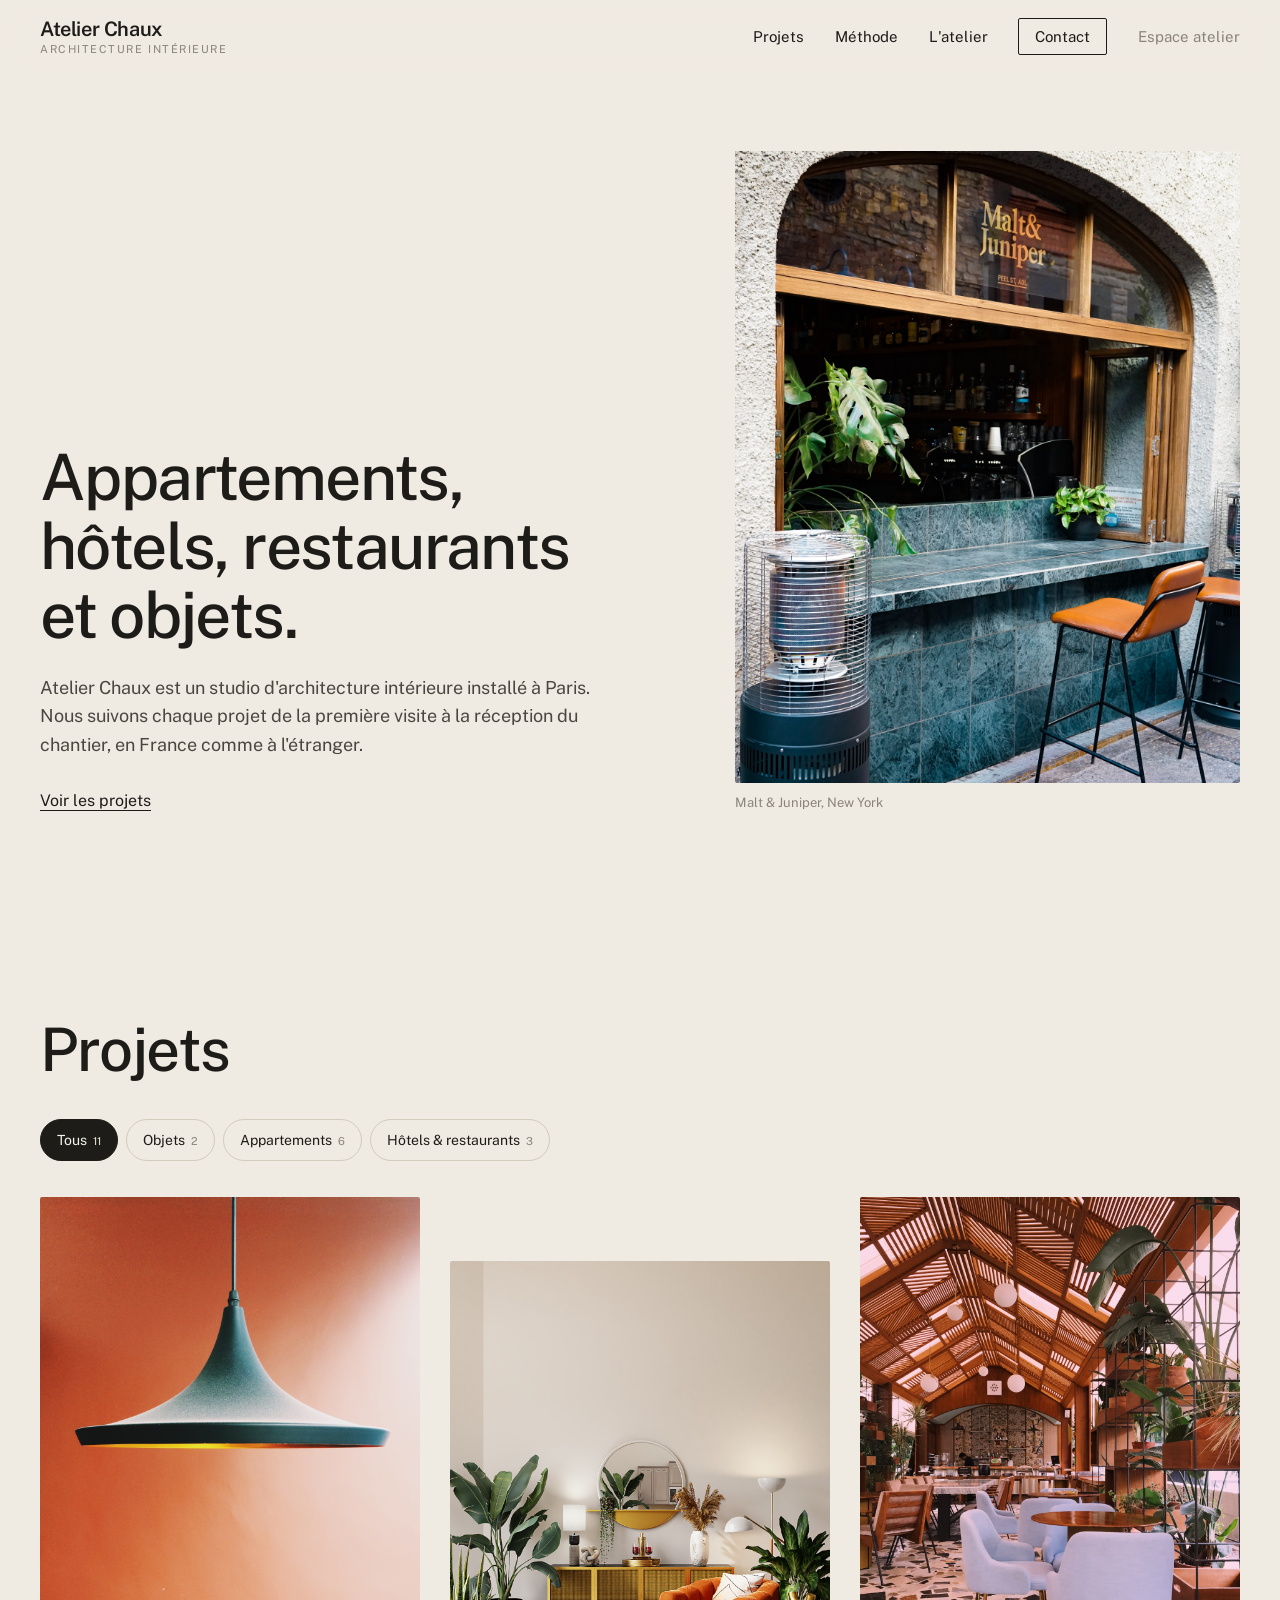
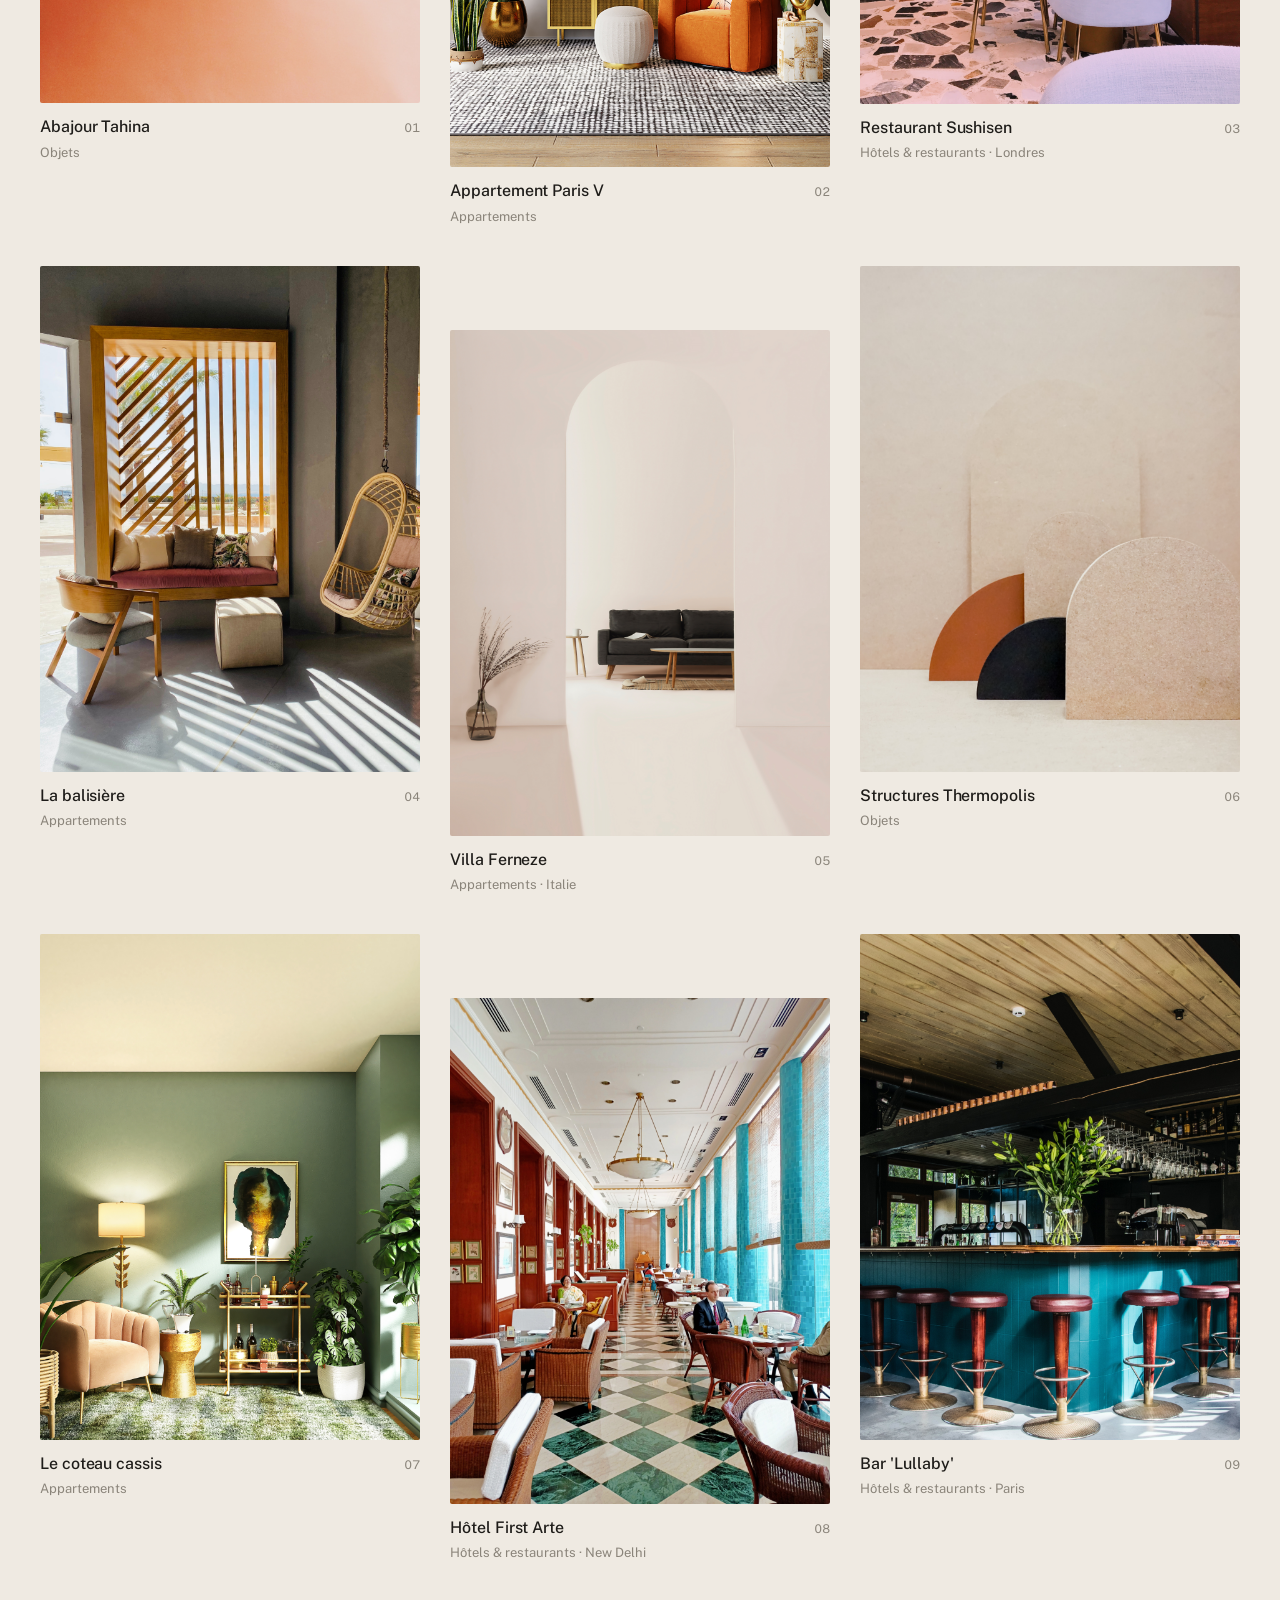
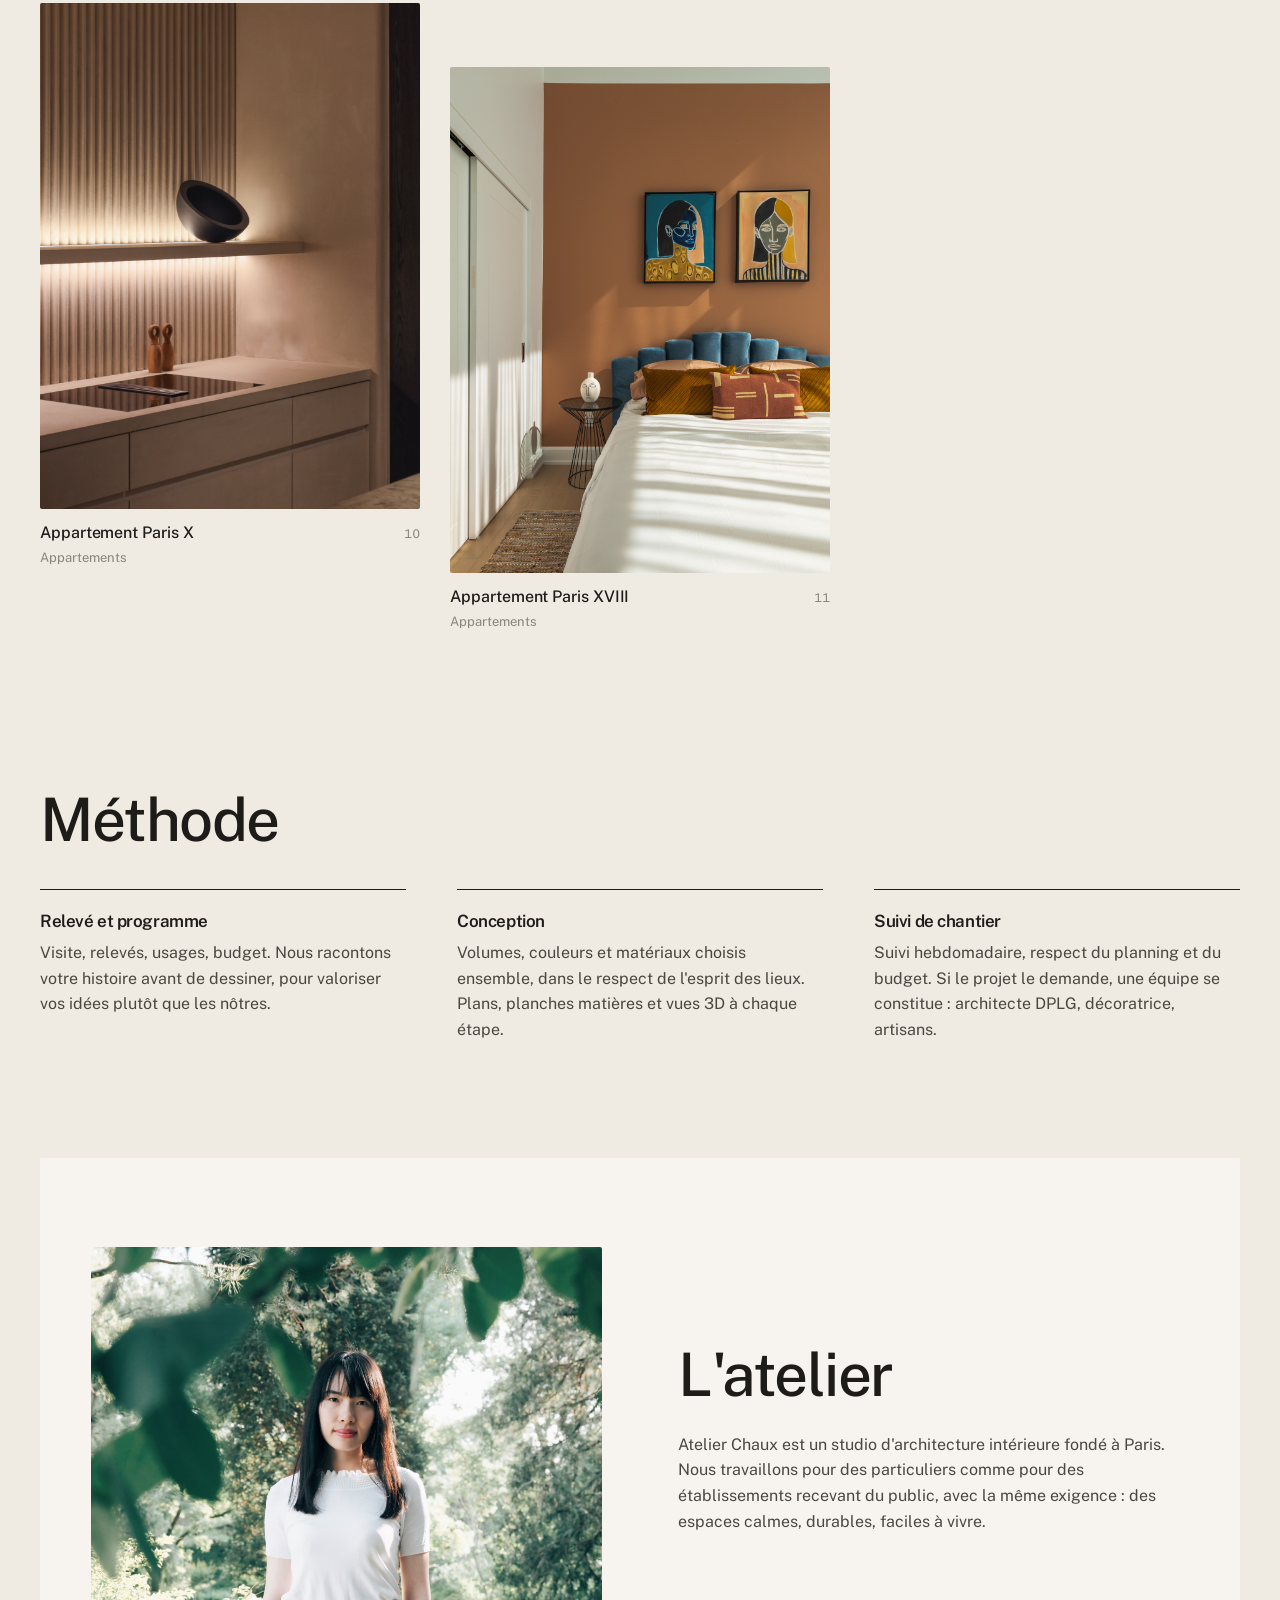
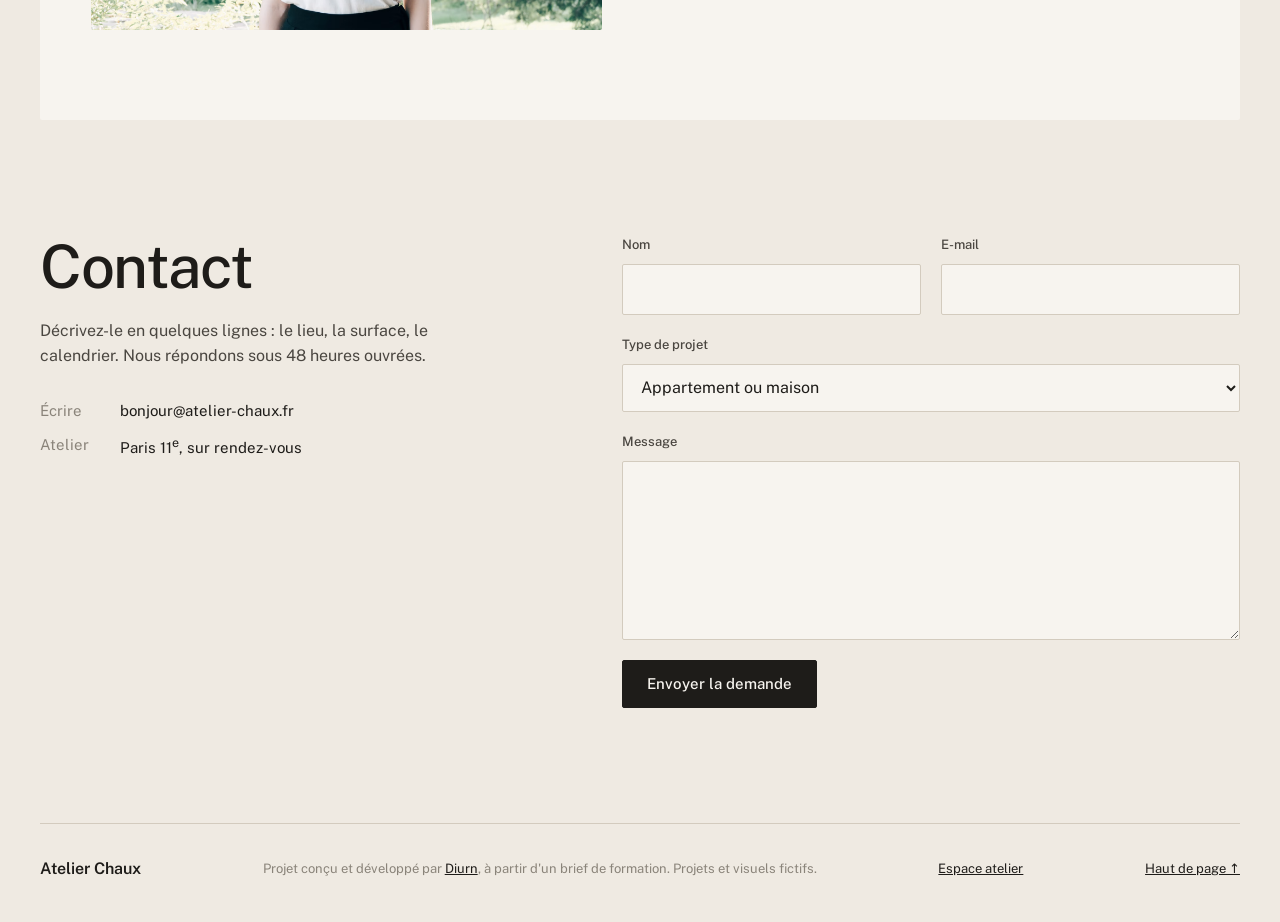
<file: index.html>
<!DOCTYPE html>
<html lang="fr">
<head>
  <meta charset="UTF-8">
  <meta name="viewport" content="width=device-width, initial-scale=1.0">
  <title>Atelier Chaux · Architecture intérieure</title>
  <meta name="description" content="Atelier Chaux conçoit et rénove appartements, hôtels, restaurants et objets. Matières naturelles, lumière et suivi de chantier, de l'esquisse à la livraison.">
  <meta name="theme-color" content="#EFEAE2">
  <meta property="og:title" content="Atelier Chaux · Architecture intérieure">
  <meta property="og:description" content="Appartements, hôtels, restaurants et objets : des lieux pensés par la matière et la lumière.">
  <meta property="og:image" content="./assets/images/Malt-Juniper-New-York.jpg">
  <link rel="preconnect" href="https://fonts.googleapis.com">
  <link rel="preconnect" href="https://fonts.gstatic.com" crossorigin>
  <link href="https://fonts.googleapis.com/css2?family=Public+Sans:wght@400;500;600&display=swap" rel="stylesheet">
  <link rel="stylesheet" href="./index/index.css">
</head>
<body>
  <a class="skip-link" href="#projets">Aller aux projets</a>

  <!-- Barre d'administration (visible une fois connecté) -->
  <div class="admin-bar" id="adminBar" hidden>
    <p><span class="admin-bar__dot" aria-hidden="true"></span> Mode édition</p>
    <div class="admin-bar__actions">
      <button type="button" class="admin-bar__btn" id="openManager">Gérer les projets</button>
      <button type="button" class="admin-bar__link" id="logoutBtn">Se déconnecter</button>
    </div>
  </div>

  <header class="site-header" id="top">
    <a class="brand" href="./index.html" aria-label="Atelier Chaux, accueil">
      <span class="brand__name">Atelier Chaux</span>
      <span class="brand__tag">Architecture intérieure</span>
    </a>
    <nav class="site-nav" aria-label="Navigation principale">
      <ul>
        <li><a href="#projets">Projets</a></li>
        <li><a href="#approche">Méthode</a></li>
        <li><a href="#atelier">L'atelier</a></li>
        <li><a href="#contact" class="site-nav__cta">Contact</a></li>
        <li id="loginNav"><a href="./login/login.html" class="site-nav__muted">Espace atelier</a></li>
      </ul>
    </nav>
  </header>

  <main>
    <!-- Ouverture -->
    <section class="hero" aria-labelledby="heroTitle">
      <div class="hero__text">
        <h1 id="heroTitle">Appartements, hôtels, restaurants et objets.</h1>
        <p class="hero__lead">Atelier Chaux est un studio d'architecture intérieure installé à Paris. Nous suivons chaque projet de la première visite à la réception du chantier, en France comme à l'étranger.</p>
        <p class="hero__actions"><a class="text-link" href="#projets">Voir les projets</a></p>
      </div>
      <figure class="hero__media">
        <img src="./assets/images/Malt-Juniper-New-York.jpg" alt="Bar Malt &amp; Juniper à New York : banquette, bois sombre et lumière tamisée" width="2732" height="4096" fetchpriority="high">
        <figcaption>Malt &amp; Juniper, New York</figcaption>
      </figure>
    </section>

    <!-- Projets -->
    <section class="projects" id="projets" aria-labelledby="projectsTitle">
      <div class="section-head">
        <h2 id="projectsTitle">Projets</h2>
      </div>
      <div class="filters" id="filters" role="toolbar" aria-label="Filtrer les projets par type"></div>
      <p class="gallery-status" id="galleryStatus" role="status" aria-live="polite"></p>
      <ul class="gallery" id="gallery" aria-busy="true">
        <!-- Squelettes affichés pendant le chargement -->
        <li class="card card--skeleton" aria-hidden="true"></li>
        <li class="card card--skeleton" aria-hidden="true"></li>
        <li class="card card--skeleton" aria-hidden="true"></li>
      </ul>
    </section>

    <!-- Approche -->
    <section class="approach" id="approche" aria-labelledby="approachTitle">
      <div class="section-head">
        <h2 id="approachTitle">Méthode</h2>
      </div>
      <ol class="steps">
        <li>
          <h3>Relevé et programme</h3>
          <p>Visite, relevés, usages, budget. Nous racontons votre histoire avant de dessiner, pour valoriser vos idées plutôt que les nôtres.</p>
        </li>
        <li>
          <h3>Conception</h3>
          <p>Volumes, couleurs et matériaux choisis ensemble, dans le respect de l'esprit des lieux. Plans, planches matières et vues 3D à chaque étape.</p>
        </li>
        <li>
          <h3>Suivi de chantier</h3>
          <p>Suivi hebdomadaire, respect du planning et du budget. Si le projet le demande, une équipe se constitue : architecte DPLG, décoratrice, artisans.</p>
        </li>
      </ol>
    </section>

    <!-- L'atelier -->
    <section class="studio" id="atelier" aria-labelledby="studioTitle">
      <figure class="studio__media">
        <img src="./assets/images/sophie-bluel.png" alt="Portrait de la fondatrice de l'atelier" width="948" height="710" loading="lazy">
      </figure>
      <div class="studio__text">
        <h2 id="studioTitle">L'atelier</h2>
        <p>Atelier Chaux est un studio d'architecture intérieure fondé à Paris. Nous travaillons pour des particuliers comme pour des établissements recevant du public, avec la même exigence : des espaces calmes, durables, faciles à vivre.</p>
              </div>
    </section>

    <!-- Contact -->
    <section class="contact" id="contact" aria-labelledby="contactTitle">
      <div class="contact__intro">
        <h2 id="contactTitle">Contact</h2>
        <p>Décrivez-le en quelques lignes : le lieu, la surface, le calendrier. Nous répondons sous 48&nbsp;heures ouvrées.</p>
        <ul class="contact__details">
          <li><span>Écrire</span> <b>bonjour@atelier-chaux.fr</b></li>
          <li><span>Atelier</span> <b>Paris 11<sup>e</sup>, sur rendez-vous</b></li>
        </ul>
      </div>
      <form class="contact__form" id="contactForm" novalidate>
        <div class="field">
          <label for="name">Nom</label>
          <input type="text" name="name" id="name" autocomplete="name" required>
        </div>
        <div class="field">
          <label for="email">E-mail</label>
          <input type="email" name="email" id="email" autocomplete="email" required>
        </div>
        <div class="field">
          <label for="projectType">Type de projet</label>
          <select name="projectType" id="projectType">
            <option>Appartement ou maison</option>
            <option>Hôtel ou restaurant</option>
            <option>Objet ou mobilier</option>
            <option>Autre</option>
          </select>
        </div>
        <div class="field field--full">
          <label for="message">Message</label>
          <textarea name="message" id="message" rows="6" required></textarea>
        </div>
        <p class="form-msg" id="contactMsg" role="status" aria-live="polite"></p>
        <button type="submit" class="btn btn--dark">Envoyer la demande</button>
      </form>
    </section>
  </main>

  <footer class="site-footer">
    <p class="site-footer__brand">Atelier Chaux</p>
    <p>Projet conçu et développé par <a href="https://diurnstudio.fr">Diurn</a>, à partir d'un brief de formation. Projets et visuels fictifs.</p>
    <a href="./login/login.html">Espace atelier</a>
    <a href="#top">Haut de page ↑</a>
  </footer>

  <!-- Fiche projet -->
  <dialog class="viewer" id="viewer" aria-labelledby="viewerTitle">
    <button type="button" class="icon-btn viewer__close" data-close aria-label="Fermer">✕</button>
    <div class="viewer__layout">
      <img class="viewer__img" id="viewerImg" alt="">
      <div class="viewer__info">
        <p class="eyebrow" id="viewerCat"></p>
        <h2 id="viewerTitle"></h2>
        <p class="viewer__place" id="viewerPlace"></p>
        <p class="viewer__count" id="viewerCount"></p>
        <div class="viewer__nav">
          <button type="button" class="btn btn--line" id="viewerPrev">← Précédent</button>
          <button type="button" class="btn btn--line" id="viewerNext">Suivant →</button>
        </div>
      </div>
    </div>
  </dialog>

  <!-- Gestion des projets (administration) -->
  <dialog class="manager" id="manager" aria-labelledby="managerTitle">
    <header class="manager__head">
      <button type="button" class="icon-btn" id="managerBack" aria-label="Retour à la liste" hidden>←</button>
      <h2 id="managerTitle">Projets publiés</h2>
      <button type="button" class="icon-btn" data-close aria-label="Fermer">✕</button>
    </header>

    <!-- Vue liste -->
    <div class="manager__view" id="managerList">
      <p class="manager__hint">Survolez une vignette puis cliquez sur la corbeille pour retirer un projet du site.</p>
      <ul class="manager__grid" id="managerGrid"></ul>
      <p class="form-msg" id="managerMsg" role="status" aria-live="polite"></p>
      <button type="button" class="btn btn--dark btn--block" id="managerAdd">Ajouter un projet</button>
    </div>

    <!-- Vue ajout -->
    <form class="manager__view" id="addWorkForm" hidden novalidate>
      <label class="dropzone" id="dropzone" for="fileInput">
        <input type="file" id="fileInput" accept="image/png, image/jpeg">
        <img class="dropzone__preview" id="dropzonePreview" alt="" hidden>
        <span class="dropzone__empty" id="dropzoneEmpty">
          <img src="./assets/icons/pictures.svg" alt="" width="56" height="56">
          <strong>Déposez une image ici</strong>
          <span>ou cliquez pour parcourir · JPG ou PNG, 4&nbsp;Mo max</span>
        </span>
      </label>
      <div class="field">
        <label for="workTitle">Titre du projet</label>
        <input type="text" id="workTitle" placeholder="Ex. Appartement Paris XI" required>
      </div>
      <div class="field">
        <label for="workCategory">Type</label>
        <select id="workCategory" required>
          <option value="">Choisir un type</option>
        </select>
      </div>
      <p class="form-msg" id="formMsg" role="status" aria-live="polite"></p>
      <button type="submit" class="btn btn--dark btn--block" id="submitBtn" disabled>Publier le projet</button>
    </form>

    <!-- Confirmation de suppression -->
    <div class="manager__view manager__confirm" id="managerConfirm" hidden>
      <img id="confirmImage" alt="">
      <p>Retirer <strong id="confirmTitle"></strong> du site&nbsp;?</p>
      <p class="manager__hint">Le projet disparaîtra de la galerie publique.</p>
      <div class="manager__confirm-actions">
        <button type="button" class="btn btn--line" id="confirmCancel">Annuler</button>
        <button type="button" class="btn btn--danger" id="confirmDelete">Retirer</button>
      </div>
    </div>
  </dialog>

  <div class="toast" id="toast" role="status" aria-live="polite"></div>

  <script src="./demo/demo-api.js"></script>
  <script src="./index/index.js"></script>
</body>
</html>
</file>
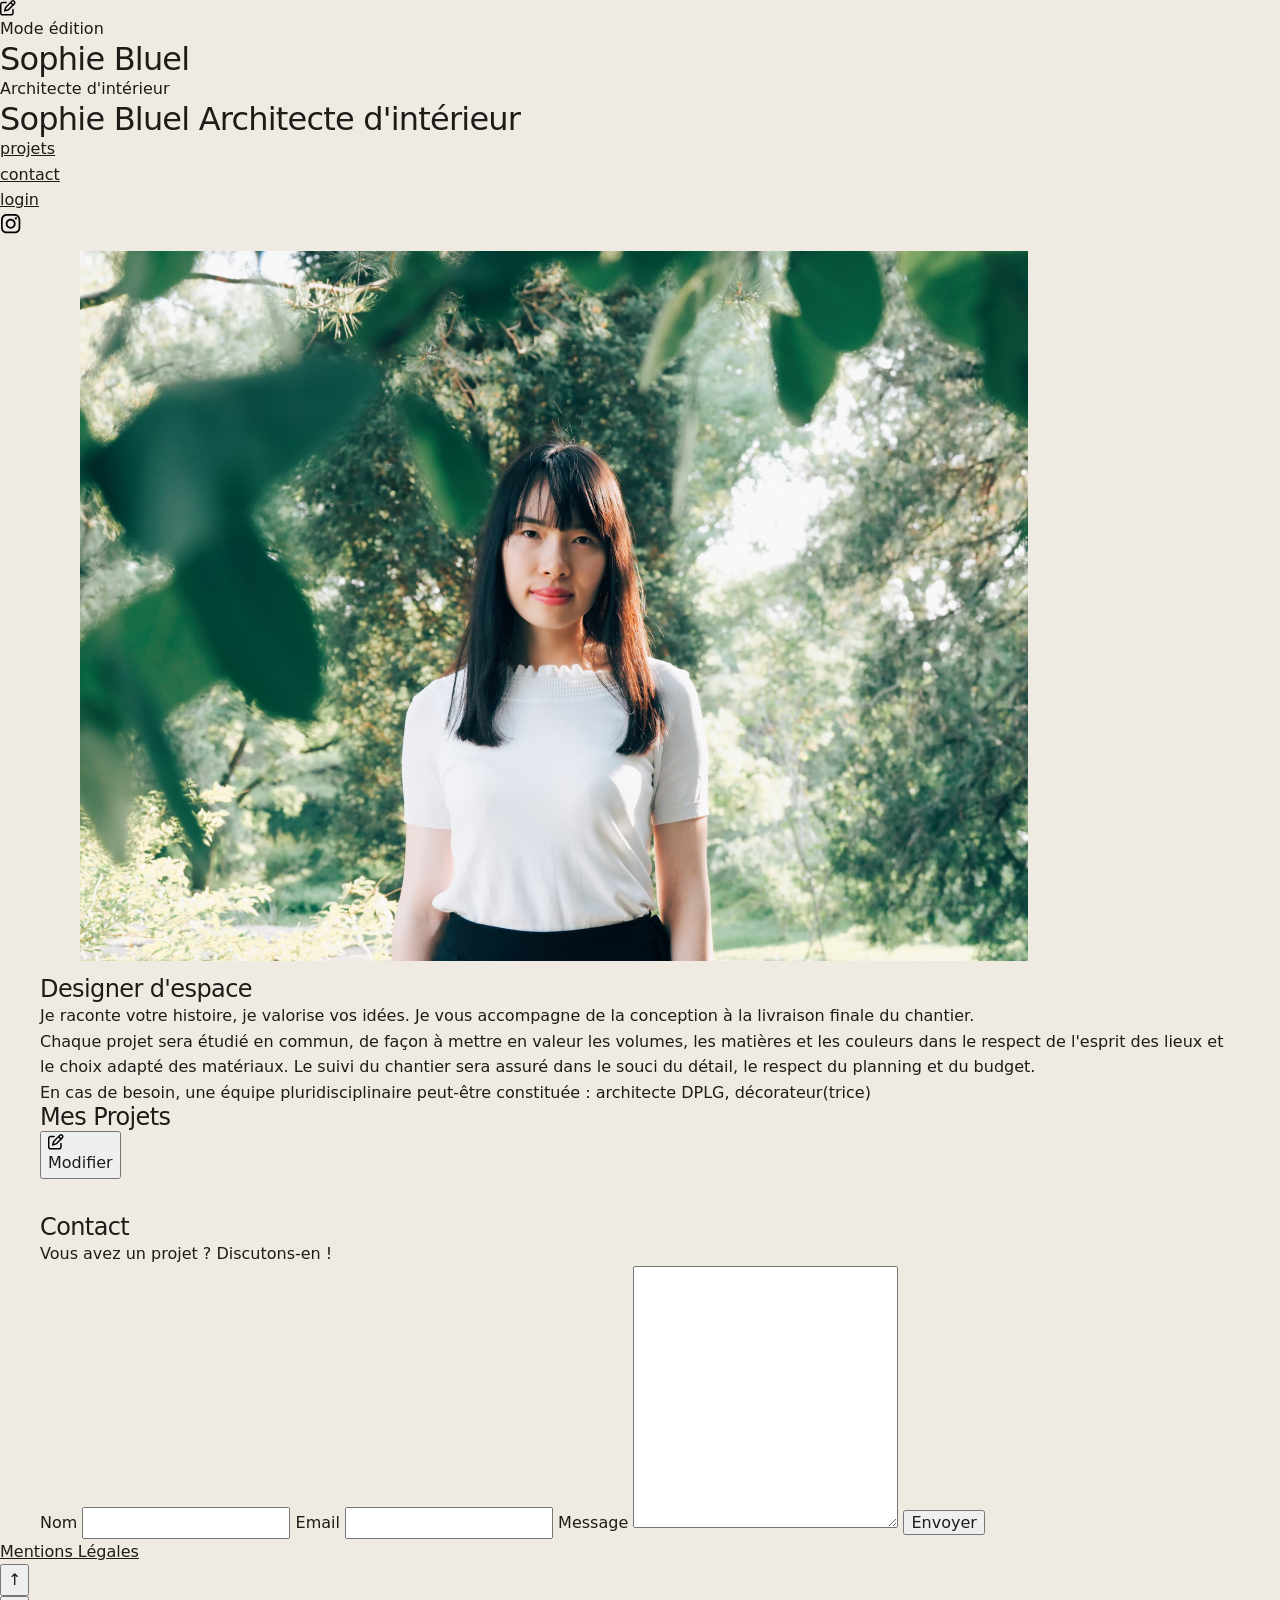
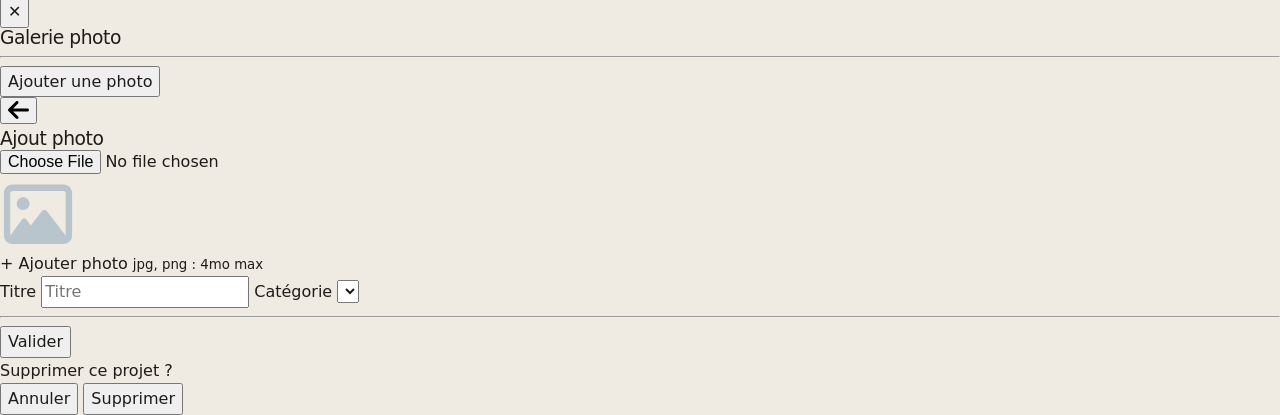
<file: index/index.html>
<!DOCTYPE html>
<html lang="fr">
<head>
  <meta charset="UTF-8">
  <title>Sophie Bluel - Architecte d'intérieur</title>
  <meta name="viewport" content="width=device-width, initial-scale=1.0">
  <link rel="preconnect" href="https://fonts.googleapis.com">
  <link rel="preconnect" href="https://fonts.gstatic.com" crossorigin>
  <link href="https://fonts.googleapis.com/css2?family=Syne:wght@700;800&family=Work+Sans:wght@400;500&display=swap" rel="stylesheet">
  <meta name="description" content="">
  <link rel="stylesheet" href="./index.css">
</head>
<body>

  <!-- Bandeau mode édition -->
  <div class="edit-banner" id="editBanner">
    <p><img src="../assets/icons/edit.svg" alt="édition"> Mode édition</p>
  </div>

  <!-- Écran de chargement -->
  <div class="loader">
    <div class="loader__content">
      <h1 class="loader__title">Sophie Bluel</h1>
      <span class="loader__subtitle">Architecte d'intérieur</span>
    </div>
  </div>

  <header>
    <h1>Sophie Bluel <span>Architecte d'intérieur</span></h1>
    <nav>
      <ul>
        <li><a href="#portfolio">projets</a></li>
        <li><a href="#contact">contact</a></li>
        <li id="loginNav"><a href="../login/login.html">login</a></li>
        <li><a href="#"><img src="../assets/icons/instagram.svg" alt="Instagram"></a></li>
      </ul>
    </nav>
  </header>

  <main>
    <section id="introduction">
      <figure>
        <img src="../assets/images/sophie-bluel.png" alt="Sophie Bluel">
      </figure>
      <article>
        <h2>Designer d'espace</h2>
        <p>Je raconte votre histoire, je valorise vos idées. Je vous accompagne de la conception à la livraison finale du chantier.</p>
        <p>Chaque projet sera étudié en commun, de façon à mettre en valeur les volumes, les matières et les couleurs dans le respect de l'esprit des lieux et le choix adapté des matériaux. Le suivi du chantier sera assuré dans le souci du détail, le respect du planning et du budget.</p>
        <p>En cas de besoin, une équipe pluridisciplinaire peut-être constituée : architecte DPLG, décorateur(trice)</p>
      </article>
    </section>

    <section id="portfolio">
      <div class="portfolio__header">
        <h2>Mes Projets</h2>
        <button class="edit-button" id="editButton">
          <img src="../assets/icons/edit.svg" alt="modifier"> Modifier
        </button>
      </div>
      <p class="gallery-error" id="galleryError"></p>
      <div class="filters" id="filters"></div>
      <div class="gallery"></div>
    </section>

    <section id="contact">
      <h2>Contact</h2>
      <p>Vous avez un projet ? Discutons-en !</p>
      <form id="contactForm">
        <label for="name">Nom</label>
        <input type="text" name="name" id="name">
        <label for="email">Email</label>
        <input type="email" name="email" id="email">
        <label for="message">Message</label>
        <textarea name="message" id="message" cols="30" rows="10"></textarea>
        <input type="submit" value="Envoyer" id="contactSubmit">
      </form>
    </section>
  </main>

  <footer>
    <nav>
      <ul>
        <li><a href="#">Mentions Légales</a></li>
      </ul>
    </nav>
  </footer>

  <!-- Retour en haut de page -->
  <button class="back-to-top" id="backToTop" aria-label="Retour en haut">↑</button>

  <!-- Modale -->
  <div class="modal" id="modal">
    <div class="modal__overlay"></div>
    <div class="modal__container">

      <!-- Bouton de fermeture -->
      <button class="modal__close" id="modalClose">✕</button>

      <!-- Vue 1 — Galerie -->
      <div class="modal__gallery" id="modalGallery">
        <h3>Galerie photo</h3>
        <p class="modal__error" id="modalError"></p>
        <div class="modal__grid" id="modalGrid"></div>
        <hr class="modal__separator">
        <button class="modal__add-btn" id="modalAddBtn">Ajouter une photo</button>
        <p class="modal__success" id="modalSuccess"></p>
      </div>

 <div class="modal__form" id="modalForm">
  <button class="modal__back" id="modalBack"><img src="../assets/icons/arrow-left.svg" alt="retour"></button>
  <h3>Ajout photo</h3>

  <form id="addWorkForm">
    <!-- Zone de téléversement -->
    <div class="modal__upload" id="modalUpload">
  <input type="file" id="fileInput" accept="image/*">
  <img src="../assets/icons/pictures.svg" alt="image">
  <label for="fileInput" class="upload__btn">+ Ajouter photo</label>
  <small>jpg, png : 4mo max</small>
</div>

    <!-- Titre -->
    <label for="workTitle">Titre</label>
    <input type="text" id="workTitle" placeholder="Titre" required>

    <!-- Catégorie -->
    <label for="workCategory">Catégorie</label>
    <select id="workCategory" required>
      <option value=""></option>
    </select>

    <!-- Message d'erreur -->
    <p class="form-error" id="formError"></p>

    <!-- Message de succès -->
    <p class="modal__success" id="formSuccess"></p>

    <!-- Séparateur -->
    <hr class="modal__separator">

    <!-- Bouton valider -->
    <button type="submit" id="submitBtn">Valider</button>
  </form>
</div>

      <!-- Confirmation de suppression -->
      <div class="modal__confirm" id="modalConfirm">
        <img class="modal__confirm-image" id="confirmImage" alt="">
        <p>Supprimer ce projet ?</p>
        <p class="modal__confirm-title" id="confirmTitle"></p>
        <div class="modal__confirm-actions">
          <button type="button" class="modal__confirm-cancel" id="confirmCancel">Annuler</button>
          <button type="button" class="modal__confirm-delete" id="confirmDelete">Supprimer</button>
        </div>
      </div>

    </div>
  </div>

  <script src="./index.js"></script>

</body>
</html>
</file>
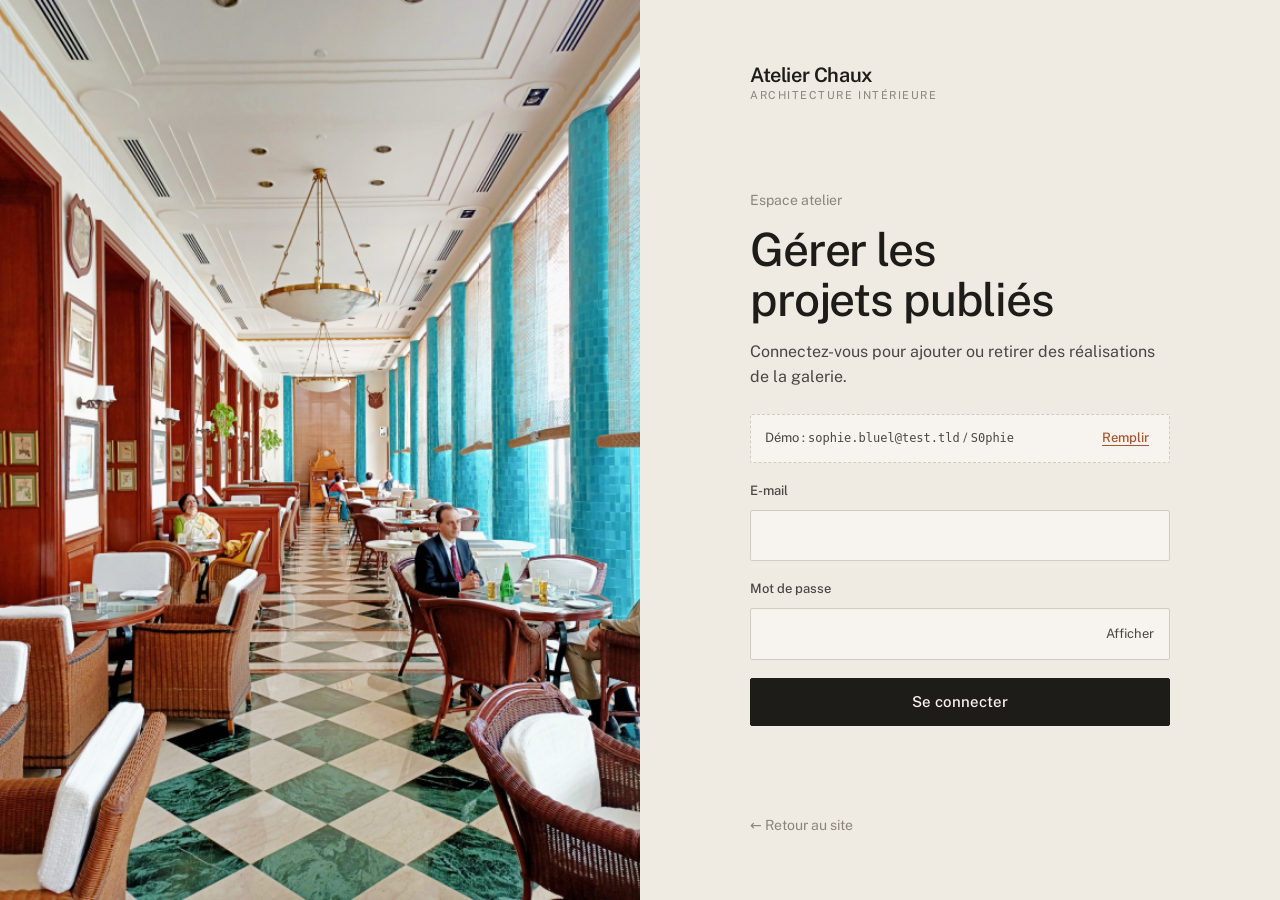
<file: login/login.html>
<!DOCTYPE html>
<html lang="fr">
<head>
  <meta charset="UTF-8">
  <meta name="viewport" content="width=device-width, initial-scale=1.0">
  <title>Espace atelier · Atelier Chaux</title>
  <meta name="robots" content="noindex">
  <link rel="preconnect" href="https://fonts.googleapis.com">
  <link rel="preconnect" href="https://fonts.gstatic.com" crossorigin>
  <link href="https://fonts.googleapis.com/css2?family=Public+Sans:wght@400;500;600&display=swap" rel="stylesheet">
  <link rel="stylesheet" href="../index/index.css">
  <link rel="stylesheet" href="./login.css">
</head>
<body class="login-page">
  <main class="login">
    <figure class="login__media" aria-hidden="true">
      <img src="../assets/images/hotel-first-arte-new-delhi.png" alt="" width="608" height="810">
    </figure>

    <section class="login__panel" aria-labelledby="loginTitle">
      <a class="brand" href="../index.html">
        <span class="brand__name">Atelier Chaux</span>
        <span class="brand__tag">Architecture intérieure</span>
      </a>

      <div class="login__box">
        <p class="eyebrow">Espace atelier</p>
        <h1 id="loginTitle">Gérer les projets publiés</h1>
        <p class="login__lead">Connectez-vous pour ajouter ou retirer des réalisations de la galerie.</p>

        <form id="loginForm" novalidate>
          <div class="field">
            <label for="email">E-mail</label>
            <input type="email" name="email" id="email" autocomplete="username" required>
          </div>
          <div class="field">
            <label for="password">Mot de passe</label>
            <div class="password">
              <input type="password" name="password" id="password" autocomplete="current-password" required>
              <button type="button" class="password__toggle" id="togglePassword" aria-pressed="false">Afficher</button>
            </div>
          </div>
          <p class="form-msg" id="errorMessage" role="alert"></p>
          <button type="submit" class="btn btn--dark btn--block" id="loginSubmit">Se connecter</button>
        </form>
      </div>

      <a class="login__back" href="../index.html">← Retour au site</a>
    </section>
  </main>

  <script src="../demo/demo-api.js"></script>
  <script src="./login.js"></script>
</body>
</html>
</file>
<file: index/index.css>
/* ==========================================================
   Atelier Chaux · feuille de styles principale
   Palette minérale : chaux, encre, terre cuite, sauge
   ========================================================== */
:root {
  --chaux: #EFEAE2;
  --chaux-2: #E6DFD3;
  --papier: #F7F4EF;
  --encre: #1E1C19;
  --encre-2: #4A4640;
  --gris: #8A847A;
  --trait: #D3CBBE;
  --terre: #A4552E;
  --terre-2: #8A4523;
  --sauge: #6F7A62;
  --danger: #A63D2F;
  --ok: #4F6B45;

  --serif: var(--sans); /* une seule famille : Public Sans */
  --sans: "Public Sans", system-ui, -apple-system, "Segoe UI", sans-serif;

  --page: min(1240px, 100% - 2 * var(--gutter));
  --gutter: clamp(16px, 4vw, 40px);
  --radius: 2px;
  --ease: cubic-bezier(.2, .7, .2, 1);
}

*, *::before, *::after { box-sizing: border-box; }
html { scroll-behavior: smooth; scroll-padding-top: 90px; }
@media (max-width: 720px) { html { scroll-padding-top: 110px; } }
body {
  margin: 0;
  background: var(--chaux);
  color: var(--encre);
  font-family: var(--sans);
  font-size: 16px;
  line-height: 1.6;
  -webkit-font-smoothing: antialiased;
}
img { display: block; max-width: 100%; height: auto; }
h1, h2, h3 { margin: 0; font-family: var(--serif); font-weight: 500; line-height: 1.08; letter-spacing: -0.025em; text-wrap: balance; }
p { margin: 0; }
ul, ol { margin: 0; padding: 0; list-style: none; }
a { color: inherit; }
button, input, select, textarea { font: inherit; color: inherit; }
:focus-visible { outline: 2px solid var(--terre); outline-offset: 3px; }
[hidden] { display: none !important; }

.skip-link {
  position: absolute; left: 12px; top: -60px; z-index: 1000;
  background: var(--encre); color: var(--papier); padding: 10px 16px; text-decoration: none;
}
.skip-link:focus { top: 12px; }

.eyebrow { font-size: 14px; color: var(--gris); }
.text-link { text-decoration: underline; text-underline-offset: 4px; text-decoration-thickness: 1px; }
.text-link:hover { color: var(--terre); }

/* ---------- Boutons ---------- */
.btn {
  display: inline-flex; align-items: center; justify-content: center; gap: 8px;
  min-height: 48px; padding: 0 24px;
  border: 1px solid var(--encre); border-radius: var(--radius);
  background: transparent; cursor: pointer;
  font-size: 15px; font-weight: 500; text-decoration: none;
  transition: background .25s var(--ease), color .25s var(--ease), border-color .25s var(--ease), opacity .25s;
}
.btn--dark { background: var(--encre); color: var(--papier); }
.btn--dark:hover { background: var(--terre); border-color: var(--terre); }
.btn--line:hover { background: var(--encre); color: var(--papier); }
.btn--danger { background: var(--danger); border-color: var(--danger); color: #fff; }
.btn--danger:hover { background: #862f24; }
.btn--block { width: 100%; }
.btn:disabled { opacity: .35; cursor: not-allowed; background: var(--encre); color: var(--papier); }

.icon-btn {
  width: 40px; height: 40px; display: grid; place-items: center;
  border: 1px solid transparent; border-radius: 50%;
  background: transparent; cursor: pointer; font-size: 18px; line-height: 1;
}
.icon-btn:hover { border-color: var(--trait); background: var(--papier); }

/* ---------- Barre d'administration ---------- */
.admin-bar {
  position: sticky; top: 0; z-index: 60;
  display: flex; align-items: center; justify-content: space-between; gap: 16px;
  padding: 10px var(--gutter);
  background: var(--encre); color: var(--papier); font-size: 14px;
}
.admin-bar p { display: flex; align-items: center; gap: 10px; }
.admin-bar__dot { width: 8px; height: 8px; border-radius: 50%; background: #7FBF6A; box-shadow: 0 0 0 4px rgba(127,191,106,.2); }
.admin-bar__actions { display: flex; align-items: center; gap: 18px; }
.admin-bar__btn {
  padding: 7px 14px; border: 1px solid var(--papier); border-radius: var(--radius);
  background: var(--papier); color: var(--encre); cursor: pointer; font-size: 14px; font-weight: 500;
}
.admin-bar__btn:hover { background: var(--terre); border-color: var(--terre); color: #fff; }
.admin-bar__link { border: 0; background: none; color: var(--papier); opacity: .75; cursor: pointer; text-decoration: underline; text-underline-offset: 3px; font-size: 14px; }
.admin-bar__link:hover { opacity: 1; }

/* ---------- En-tête ---------- */
.site-header {
  position: sticky; top: 0; z-index: 50;
  display: flex; align-items: center; justify-content: space-between; gap: 24px;
  padding: 18px var(--gutter);
  background: color-mix(in srgb, var(--chaux) 88%, transparent);
  backdrop-filter: blur(10px);
  border-bottom: 1px solid transparent;
  transition: border-color .3s;
}
.site-header.is-scrolled { border-bottom-color: var(--trait); }
.is-admin .site-header { top: 52px; }
.brand { display: flex; flex-direction: column; text-decoration: none; line-height: 1.1; }
.brand__name { font-size: 20px; font-weight: 600; letter-spacing: -0.02em; }
.brand__tag { font-size: 11px; letter-spacing: .14em; text-transform: uppercase; color: var(--gris); margin-top: 3px; }
.site-nav ul { display: flex; align-items: center; gap: clamp(14px, 2.4vw, 32px); }
.site-nav a { text-decoration: none; font-size: 15px; position: relative; }
.site-nav a:not(.site-nav__cta)::after {
  content: ""; position: absolute; left: 0; right: 0; bottom: -4px; height: 1px;
  background: currentColor; transform: scaleX(0); transform-origin: left; transition: transform .3s var(--ease);
}
.site-nav a:hover::after, .site-nav a[aria-current="true"]::after { transform: scaleX(1); }
.site-nav__cta { padding: 9px 16px; border: 1px solid var(--encre); border-radius: var(--radius); }
.site-nav__cta:hover { background: var(--encre); color: var(--papier); }
.site-nav__muted { color: var(--gris); }

/* ---------- Sections ---------- */
main > section { width: var(--page); margin-inline: auto; }
.section-head { display: flex; flex-direction: column; gap: 12px; margin-bottom: 36px; }
.section-head h2, .studio h2, .contact h2 { font-size: clamp(36px, 5vw, 60px); }

/* ---------- Ouverture ---------- */
.hero {
  display: grid; grid-template-columns: 1.1fr .9fr; gap: clamp(32px, 6vw, 90px);
  align-items: end; padding: clamp(32px, 6vw, 80px) 0 clamp(48px, 7vw, 100px);
}
.hero h1 { font-size: clamp(36px, 5vw, 64px); margin: 0 0 24px; max-width: 14ch; }
.hero__lead { max-width: 52ch; font-size: 18px; color: var(--encre-2); }
.hero__actions { margin-top: 28px; }
.hero__media { margin: 0; position: relative; }
.hero__media img { width: 100%; aspect-ratio: 4 / 5; object-fit: cover; border-radius: var(--radius); }
.hero__media figcaption {
  margin-top: 10px; font-size: 13px; color: var(--gris);
}

/* ---------- Chiffres ---------- */
.facts { border-top: 1px solid var(--trait); border-bottom: 1px solid var(--trait); }
.facts dl { display: grid; grid-template-columns: repeat(3, 1fr); margin: 0; }
.facts dl > div { padding: 28px 24px 28px 0; }
.facts dl > div + div { padding-left: 24px; border-left: 1px solid var(--trait); }
.facts dt { font-family: var(--serif); font-size: 48px; font-weight: 300; line-height: 1; }
.facts dd { margin: 10px 0 0; color: var(--encre-2); font-size: 15px; }

/* ---------- Projets ---------- */
.projects { padding: clamp(64px, 9vw, 130px) 0 40px; }
.filters { display: flex; flex-wrap: wrap; gap: 8px; margin-bottom: 36px; }
.filters button {
  display: inline-flex; align-items: baseline; gap: 6px;
  padding: 9px 16px; border: 1px solid var(--trait); border-radius: 999px;
  background: transparent; cursor: pointer; font-size: 14px;
  transition: background .2s, border-color .2s, color .2s;
}
.filters button sup { font-size: 11px; color: var(--gris); }
.filters button:hover { border-color: var(--encre); }
.filters button[aria-pressed="true"] { background: var(--encre); border-color: var(--encre); color: var(--papier); }
.filters button[aria-pressed="true"] sup { color: var(--chaux-2); }
.is-admin .filters { display: none; }

.gallery-status:empty { display: none; }
.gallery-status { margin-bottom: 24px; padding: 14px 18px; border-left: 2px solid var(--danger); background: var(--papier); color: var(--danger); }

.gallery {
  display: grid; grid-template-columns: repeat(3, 1fr);
  gap: clamp(20px, 3vw, 40px) clamp(16px, 2.4vw, 32px);
}
/* rythme éditorial : une carte sur trois descend légèrement */
.gallery > li:nth-child(3n + 2) { margin-top: clamp(0px, 5vw, 64px); }

.card { position: relative; animation: cardIn .6s var(--ease) both; }
.card__btn {
  display: block; width: 100%; padding: 0; border: 0; background: none; text-align: left; cursor: zoom-in;
}
.card__media { overflow: hidden; border-radius: var(--radius); background: var(--chaux-2); }
.card__media img { width: 100%; aspect-ratio: 3 / 4; object-fit: cover; transition: transform 1s var(--ease), filter .6s; }
.card__btn:hover img, .card__btn:focus-visible img { transform: scale(1.04); }
.card__meta { display: flex; align-items: baseline; justify-content: space-between; gap: 12px; margin-top: 14px; }
.card__title { font-family: var(--sans); font-size: 16px; font-weight: 500; line-height: 1.3; letter-spacing: -0.005em; }
.card__num { font-size: 12px; color: var(--gris); font-variant-numeric: tabular-nums; }
.card__sub { margin-top: 4px; font-size: 13px; color: var(--gris); }
.card--skeleton { aspect-ratio: 3 / 4; background: linear-gradient(100deg, var(--chaux-2) 30%, var(--papier) 50%, var(--chaux-2) 70%) 0 0 / 300% 100%; animation: shimmer 1.4s linear infinite; border-radius: var(--radius); }

@keyframes cardIn { from { opacity: 0; transform: translateY(18px); } to { opacity: 1; transform: none; } }
@keyframes shimmer { to { background-position: -150% 0; } }

/* ---------- Approche ---------- */
.approach { padding: clamp(64px, 9vw, 130px) 0; }
.steps { display: grid; grid-template-columns: repeat(3, 1fr); gap: clamp(24px, 4vw, 56px); counter-reset: none; }
.steps li { padding-top: 22px; border-top: 1px solid var(--encre); }
.steps__num { font-size: 13px; color: var(--terre); font-variant-numeric: tabular-nums; }
.steps h3 { font-family: var(--sans); font-size: 17px; font-weight: 600; margin: 0 0 10px; }
.steps p { color: var(--encre-2); }

/* ---------- Atelier ---------- */
.studio {
  display: grid; grid-template-columns: 1fr 1fr; gap: clamp(32px, 6vw, 90px); align-items: center;
  padding: clamp(48px, 7vw, 100px) clamp(20px, 4vw, 60px);
  background: var(--papier); border-radius: var(--radius);
}
.studio__media { margin: 0; }
.studio__media img { width: 100%; aspect-ratio: 4 / 3; object-fit: cover; filter: grayscale(.25) contrast(1.02); border-radius: var(--radius); }
.studio__text { display: flex; flex-direction: column; gap: 18px; }
.studio__text h2 { margin-bottom: 6px; }
.studio__text p:not(.eyebrow) { color: var(--encre-2); max-width: 52ch; }

/* ---------- Contact ---------- */
.contact {
  display: grid; grid-template-columns: .9fr 1.1fr; gap: clamp(32px, 6vw, 90px);
  padding: clamp(64px, 9vw, 130px) 0;
}
.contact__intro { display: flex; flex-direction: column; gap: 18px; }
.contact__intro > p:not(.eyebrow) { color: var(--encre-2); max-width: 44ch; }
.contact__details { margin-top: 12px; display: grid; gap: 10px; }
.contact__details li { display: grid; grid-template-columns: 80px 1fr; font-size: 15px; }
.contact__details span { color: var(--gris); }
.contact__details b { font-weight: 400; }
.contact__form { display: grid; grid-template-columns: 1fr 1fr; gap: 20px; align-content: start; }
.contact__form .field:nth-child(3), .field--full, .contact__form .form-msg, .contact__form .btn { grid-column: 1 / -1; }
.contact__form .btn { justify-self: start; }

.field { display: flex; flex-direction: column; gap: 8px; }
.field label { font-size: 13px; font-weight: 500; color: var(--encre-2); }
.field input, .field select, .field textarea {
  width: 100%; min-height: 48px; padding: 12px 14px;
  border: 1px solid var(--trait); border-radius: var(--radius); background: var(--papier);
  transition: border-color .2s, box-shadow .2s;
}
.field textarea { resize: vertical; min-height: 140px; }
.field input:focus, .field select:focus, .field textarea:focus { outline: none; border-color: var(--encre); box-shadow: 0 0 0 3px rgba(164,85,46,.15); }
.field [aria-invalid="true"] { border-color: var(--danger); }

.form-msg:empty { display: none; }
.form-msg { font-size: 14px; color: var(--danger); }
.form-msg.is-ok { color: var(--ok); }

/* ---------- Pied de page ---------- */
.site-footer {
  display: flex; align-items: center; justify-content: space-between; gap: 24px; flex-wrap: wrap;
  width: var(--page); margin: 0 auto; padding: 32px 0 40px;
  border-top: 1px solid var(--trait); font-size: 13px; color: var(--gris);
}
.site-footer__brand { font-size: 16px; font-weight: 600; color: var(--encre); }
.site-footer a { color: var(--encre); }

/* ---------- Dialogues ---------- */
dialog { border: 0; padding: 0; color: var(--encre); }
dialog::backdrop { background: rgba(30, 28, 25, .72); backdrop-filter: blur(3px); }
dialog[open] { animation: dlgIn .35s var(--ease); }
@keyframes dlgIn { from { opacity: 0; transform: translateY(14px) scale(.985); } to { opacity: 1; transform: none; } }

/* Fiche projet */
.viewer { width: min(1100px, 100% - 32px); max-height: calc(100% - 32px); background: var(--papier); border-radius: var(--radius); }
.viewer__close { position: absolute; top: 12px; right: 12px; z-index: 2; background: var(--papier); }
.viewer__layout { display: grid; grid-template-columns: 1.1fr .9fr; }
.viewer__img { width: 100%; height: 100%; max-height: 82vh; object-fit: cover; background: var(--chaux-2); }
.viewer__info { display: flex; flex-direction: column; gap: 14px; padding: clamp(28px, 4vw, 56px); }
.viewer__info h2 { font-size: clamp(30px, 3.6vw, 46px); }
.viewer__place { color: var(--encre-2); }
.viewer__count { margin-top: auto; font-size: 13px; color: var(--gris); font-variant-numeric: tabular-nums; }
.viewer__nav { display: flex; gap: 10px; flex-wrap: wrap; }

/* Gestion des projets */
.manager { width: min(640px, 100% - 32px); max-height: calc(100% - 32px); background: var(--papier); border-radius: var(--radius); }
.manager__head {
  position: sticky; top: 0; z-index: 2;
  display: grid; grid-template-columns: 40px 1fr 40px; align-items: center;
  padding: 14px 16px; background: var(--papier); border-bottom: 1px solid var(--trait);
}
.manager__head h2 { grid-column: 2; text-align: center; font-size: 22px; }
.manager__head [data-close] { grid-column: 3; }
.manager__view { display: flex; flex-direction: column; gap: 18px; padding: 24px clamp(18px, 4vw, 36px) 32px; }
.manager__hint { font-size: 13px; color: var(--gris); }
.manager__grid { display: grid; grid-template-columns: repeat(auto-fill, minmax(96px, 1fr)); gap: 10px; }
.manager__grid li { position: relative; }
.manager__grid img { width: 100%; aspect-ratio: 3 / 4; object-fit: cover; border-radius: var(--radius); }
.manager__grid figcaption { margin-top: 4px; font-size: 11px; color: var(--encre-2); white-space: nowrap; overflow: hidden; text-overflow: ellipsis; }
.manager__del {
  position: absolute; top: 6px; right: 6px;
  width: 30px; height: 30px; display: grid; place-items: center;
  border: 0; border-radius: 50%; background: rgba(30,28,25,.82); color: #fff; cursor: pointer;
  opacity: 0; transition: opacity .2s, background .2s;
}
.manager__grid li:hover .manager__del, .manager__del:focus-visible { opacity: 1; }
.manager__del:hover { background: var(--danger); }
@media (hover: none) { .manager__del { opacity: 1; } }

.dropzone {
  position: relative; display: grid; place-items: center; min-height: 220px;
  border: 1.5px dashed var(--trait); border-radius: var(--radius); background: var(--chaux);
  cursor: pointer; overflow: hidden; transition: border-color .2s, background .2s;
}
.dropzone:hover, .dropzone.is-over { border-color: var(--terre); background: #F2E8DE; }
.dropzone:focus-within { outline: 2px solid var(--terre); outline-offset: 3px; }
.dropzone input { position: absolute; inset: 0; opacity: 0; cursor: pointer; }
.dropzone__empty { display: flex; flex-direction: column; align-items: center; gap: 6px; padding: 24px; text-align: center; font-size: 13px; color: var(--gris); pointer-events: none; }
.dropzone__empty strong { color: var(--encre); font-size: 15px; font-weight: 500; }
.dropzone__preview { max-height: 260px; width: auto; animation: cardIn .4s var(--ease); pointer-events: none; }

.manager__confirm { align-items: center; text-align: center; }
.manager__confirm img { width: 140px; aspect-ratio: 3 / 4; object-fit: cover; border-radius: var(--radius); }
.manager__confirm-actions { display: flex; gap: 10px; }

/* Notification */
.toast {
  position: fixed; left: 50%; bottom: 24px; z-index: 2000;
  padding: 12px 20px; border-radius: var(--radius);
  background: var(--encre); color: var(--papier); font-size: 14px;
  transform: translate(-50%, 20px); opacity: 0; pointer-events: none;
  transition: opacity .3s, transform .3s var(--ease);
}
.toast.is-visible { opacity: 1; transform: translate(-50%, 0); }

/* ---------- Responsive ---------- */
@media (max-width: 900px) {
  .hero, .studio, .contact, .viewer__layout { grid-template-columns: 1fr; }
  .hero__media img { aspect-ratio: 4 / 3; }
  .gallery { grid-template-columns: repeat(2, 1fr); }
  .gallery > li:nth-child(3n + 2) { margin-top: 0; }
  .gallery > li:nth-child(2n) { margin-top: 40px; }
  .steps { grid-template-columns: 1fr; }
  .viewer__img { max-height: 55vh; }
}
@media (max-width: 720px) {
  /* En-tête : marque puis navigation sur une ligne défilante */
  .site-header { flex-wrap: wrap; row-gap: 10px; padding-block: 12px; }
  .site-nav { width: 100%; overflow-x: auto; scrollbar-width: none; }
  .site-nav::-webkit-scrollbar { display: none; }
  .site-nav ul { gap: 20px; }
  .site-nav a { font-size: 14px; white-space: nowrap; }
  .site-nav__cta { padding: 0; border: 0; }
  #loginNav { display: none; }

  .hero { gap: 24px; padding: 28px 0 48px; }
  .hero__lead { font-size: 16px; }
  .hero__media img { aspect-ratio: 3 / 2; }

  .projects, .approach, .contact { padding-block: 56px; }
  .section-head { margin-bottom: 20px; }
  .section-head h2, .studio h2, .contact h2 { font-size: 36px; }

  /* Filtres : toutes les catégories visibles, sur deux lignes si besoin */
  .filters { gap: 6px; margin-bottom: 24px; }
  .filters button { padding: 7px 12px; font-size: 13px; white-space: nowrap; }

  /* Galerie : deux colonnes compactes, sans décalage */
  .gallery { grid-template-columns: repeat(2, 1fr); gap: 28px 12px; }
  .gallery > li:nth-child(n) { margin-top: 0; }
  .card__meta { margin-top: 10px; }
  .card__title { font-size: 14px; }
  .card__num { display: none; }
  .card__sub { font-size: 12px; }

  .steps { gap: 0; }
  .steps li { padding: 18px 0 22px; }
  .steps h3 { margin-bottom: 6px; }
  .steps p { font-size: 15px; }

  .studio { padding: 24px 20px 32px; gap: 24px; }
  .contact { gap: 28px; }
  .contact__details li { grid-template-columns: 70px 1fr; }
  .contact__form { grid-template-columns: 1fr; gap: 16px; }
  .contact__form .btn { justify-self: stretch; }

  .site-footer { flex-direction: column; align-items: flex-start; gap: 10px; }

  .admin-bar { flex-wrap: wrap; }
  .is-admin .site-header { top: 0; position: relative; }
}
@media (prefers-reduced-motion: reduce) {
  *, *::before, *::after { animation-duration: .01ms !important; transition-duration: .01ms !important; }
  html { scroll-behavior: auto; }
}
</file>
<file: login/login.css>
/* Page de connexion · écran partagé image / formulaire */
.login { display: grid; grid-template-columns: 1fr 1fr; min-height: 100vh; min-height: 100dvh; }
.login__media { margin: 0; position: relative; background: var(--chaux-2); }
.login__media img { position: absolute; inset: 0; width: 100%; height: 100%; object-fit: cover; }
.login__panel { display: flex; flex-direction: column; align-items: center; justify-content: space-between; gap: 40px; padding: clamp(24px, 5vw, 64px); }
.login__box { width: min(420px, 100%); margin: 0 auto; display: flex; flex-direction: column; gap: 14px; }
.login__box h1 { font-size: clamp(32px, 4vw, 46px); }
.login__lead { color: var(--encre-2); margin-bottom: 10px; }
.login__box form { display: flex; flex-direction: column; gap: 18px; }
.login__panel > .brand, .login__back { width: min(420px, 100%); }
.login__back { font-size: 14px; color: var(--gris); text-decoration: none; }
.login__back:hover { color: var(--encre); }

.password { position: relative; }
.password input { padding-right: 92px; }
.password__toggle {
  position: absolute; right: 6px; top: 50%; transform: translateY(-50%);
  padding: 6px 10px; border: 0; background: none; cursor: pointer; font-size: 13px; color: var(--encre-2);
}
.password__toggle:hover { color: var(--terre); }

.demo-hint {
  display: flex; align-items: center; justify-content: space-between; gap: 12px;
  padding: 12px 14px; border: 1px dashed var(--trait); border-radius: var(--radius);
  font-size: 13px; color: var(--encre-2); background: var(--papier);
}
.demo-hint code { font-family: ui-monospace, Menlo, monospace; font-size: 12px; }
.demo-hint button { flex-shrink: 0; border: 0; background: none; color: var(--terre); cursor: pointer; font-weight: 500; text-decoration: underline; text-underline-offset: 3px; }

.is-loading { opacity: .6; pointer-events: none; }

@media (max-width: 820px) {
  .login { grid-template-columns: 1fr; }
  .login__media { height: 28vh; }
}
</file>
